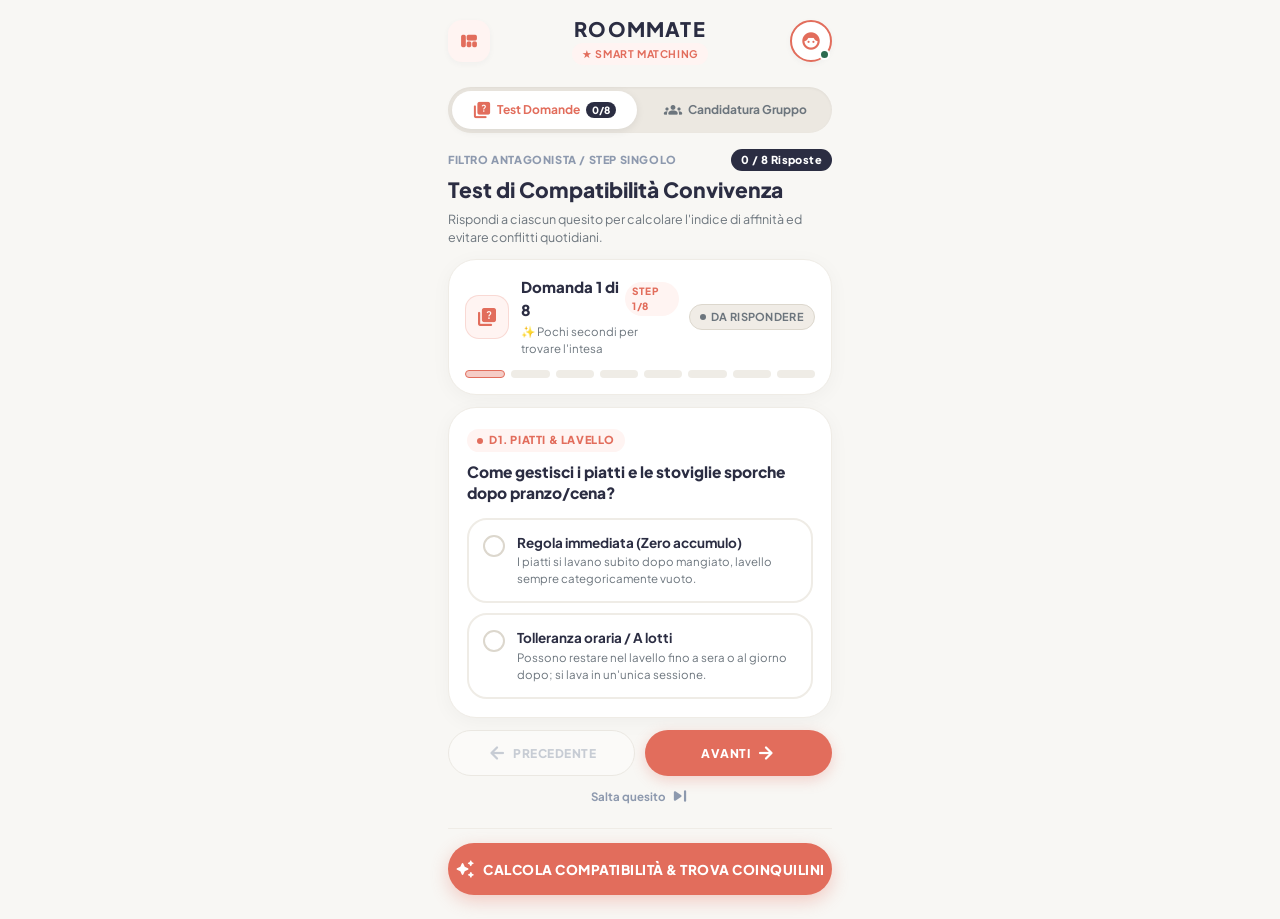
<file: index.html>
<!DOCTYPE html>
<html lang="it">

<head>
  <meta charset="UTF-8">
  <meta name="viewport" content="width=device-width, initial-scale=1.0">
  <title> Roommate — Smart Matching </title>

  <!-- Google Fonts: Plus Jakarta Sans (Tipografia moderna) e Material Symbols Rounded (Icone) -->
  <link rel="preconnect" href="https://fonts.googleapis.com">
  <link rel="preconnect" href="https://fonts.gstatic.com" crossorigin>
  <link href="https://fonts.googleapis.com/css2?family=Plus+Jakarta+Sans:wght@400;500;600;700;800&display=swap"
    rel="stylesheet">
  <link
    href="https://fonts.googleapis.com/css2?family=Material+Symbols+Rounded:opsz,wght,FILL,GRAD@20..48,100..700,0..1,-50..200"
    rel="stylesheet">

  <!-- Foglio di Stile Esterno -->
  <link rel="stylesheet" href="style.css">
</head>

<body>

  <!-- ==========================================================================
       === STRUTTURA HTML DELL'APPLICAZIONE (MOBILE-FIRST) ===
       ========================================================================== -->
  <main class="app-viewport">

    <!-- === HEADER SUPERIORE === -->
    <header class="main-header">
      <button type="button" class="header-icon-btn" aria-label="Menu"
        onclick="triggerToast('✨ Hai aperto le impostazioni rapide')">
        <span class="material-symbols-rounded">view_quilt</span>
      </button>

      <div class="header-brand">
        <h1 class="brand-title">Roommate</h1>
        <span class="brand-badge">★ SMART MATCHING</span>
      </div>

      <div class="header-avatar" role="button" aria-label="Profilo Utente"
        onclick="triggerToast('👤 Sei connesso come Utente Verificato')">
        <span class="material-symbols-rounded">face_6</span>
        <span class="avatar-status-dot" title="Online"></span>
      </div>
    </header>

    <!-- === BARRA DI NAVIGAZIONE A 2 SCHEDE (TEST DOMANDE PRIMA, CANDIDATURA DOPO) === -->
    <nav class="tab-nav" aria-label="Navigazione Schede">
      <button type="button" class="tab-btn active" id="tab-btn-quiz" onclick="switchTab('quiz')">
        <span class="material-symbols-rounded">quiz</span>
        <span>Test Domande</span>
        <span class="tab-badge" id="tab-quiz-badge">0/8</span>
      </button>
      <button type="button" class="tab-btn" id="tab-btn-group" onclick="switchTab('group')">
        <span class="material-symbols-rounded">groups</span>
        <span>Candidatura Gruppo</span>
      </button>
    </nav>

    <!-- ==========================================================================
         === SCHEDA 1: TEST DI COMPATIBILITÀ (DOMANDE & RISPOSTE) ===
         ========================================================================== -->
    <section class="tab-content active" id="tab-content-quiz">

      <!-- Intestazione del Test -->
      <div class="quiz-header">
        <div class="quiz-meta-row">
          <span class="section-label" style="margin: 0;">FILTRO ANTAGONISTA / STEP SINGOLO</span>
          <span class="quiz-counter-pill" id="answered-counter-pill">0 / 8 Risposte</span>
        </div>
        <h2 class="quiz-title">Test di Compatibilità Convivenza</h2>
        <p class="card-description">
          Rispondi a ciascun quesito per calcolare l'indice di affinità ed evitare conflitti quotidiani.
        </p>
      </div>

      <!-- Stepper e Barra di Avanzamento a 8 Tacche -->
      <div class="stepper-info-card">
        <div class="stepper-top">
          <div class="stepper-left">
            <div class="stepper-icon-box">
              <span class="material-symbols-rounded">quiz</span>
            </div>
            <div class="stepper-labels">
              <div class="stepper-title-row">
                <span class="stepper-current-label" id="stepper-question-title">Domanda 1 di 8</span>
                <span class="stepper-step-pill" id="stepper-step-pill">STEP 1/8</span>
              </div>
              <span class="stepper-subtext">✨ Pochi secondi per trovare l'intesa</span>
            </div>
          </div>
          <div class="stepper-status-badge pending" id="stepper-status-badge">
            <span class="dot" style="width:6px; height:6px; border-radius:50%; background:currentColor;"></span>
            <span id="stepper-status-text">DA RISPONDERE</span>
          </div>
        </div>

        <!-- Le 8 tacche cliccabili -->
        <div class="stepper-segments-bar" id="segments-bar">
          <div class="segment-bar active" onclick="jumpToStep(1)" title="Domanda 1"></div>
          <div class="segment-bar" onclick="jumpToStep(2)" title="Domanda 2"></div>
          <div class="segment-bar" onclick="jumpToStep(3)" title="Domanda 3"></div>
          <div class="segment-bar" onclick="jumpToStep(4)" title="Domanda 4"></div>
          <div class="segment-bar" onclick="jumpToStep(5)" title="Domanda 5"></div>
          <div class="segment-bar" onclick="jumpToStep(6)" title="Domanda 6"></div>
          <div class="segment-bar" onclick="jumpToStep(7)" title="Domanda 7"></div>
          <div class="segment-bar" onclick="jumpToStep(8)" title="Domanda 8"></div>
        </div>
      </div>

      <!-- === CONTENITORE DELLE 8 DOMANDE (UNA VISIBILE ALLA VOLTA) === -->
      <div id="questions-container">

        <!-- DOMANDA 1: Piatti & Lavello -->
        <div class="question-card active" data-q="1">
          <div class="question-badge">
            <span class="dot"></span>
            <span>D1. Piatti &amp; Lavello</span>
          </div>
          <h3 class="question-prompt">Come gestisci i piatti e le stoviglie sporche dopo pranzo/cena?</h3>
          <div class="options-group">
            <label class="option-card" onclick="selectAnswer(1, 'A', this)">
              <input type="radio" name="q1" value="A" class="semantic-radio">
              <div class="radio-circle"><span class="radio-dot"></span></div>
              <div class="option-text-wrapper">
                <span class="option-headline">Regola immediata (Zero accumulo)</span>
                <span class="option-subtext">I piatti si lavano subito dopo mangiato, lavello sempre categoricamente
                  vuoto.</span>
              </div>
            </label>
            <label class="option-card" onclick="selectAnswer(1, 'B', this)">
              <input type="radio" name="q1" value="B" class="semantic-radio">
              <div class="radio-circle"><span class="radio-dot"></span></div>
              <div class="option-text-wrapper">
                <span class="option-headline">Tolleranza oraria / A lotti</span>
                <span class="option-subtext">Possono restare nel lavello fino a sera o al giorno dopo; si lava in
                  un'unica sessione.</span>
              </div>
            </label>
          </div>
        </div>

        <!-- DOMANDA 2: Ritmi Notturni -->
        <div class="question-card" data-q="2">
          <div class="question-badge">
            <span class="dot"></span>
            <span>D2. Orari e Ritmi Notturni</span>
          </div>
          <h3 class="question-prompt">Qual è il tuo cronotipo naturale durante la settimana?</h3>
          <div class="options-group">
            <label class="option-card" onclick="selectAnswer(2, 'A', this)">
              <input type="radio" name="q2" value="A" class="semantic-radio">
              <div class="radio-circle"><span class="radio-dot"></span></div>
              <div class="option-text-wrapper">
                <span class="option-headline">Early Bird / Mattiniero</span>
                <span class="option-subtext">A letto entro le 23:30, silenzio rigoroso la mattina presto per sveglia
                  anticipata.</span>
              </div>
            </label>
            <label class="option-card" onclick="selectAnswer(2, 'B', this)">
              <input type="radio" name="q2" value="B" class="semantic-radio">
              <div class="radio-circle"><span class="radio-dot"></span></div>
              <div class="option-text-wrapper">
                <span class="option-headline">Night Owl / Nottambulo</span>
                <span class="option-subtext">Vita serale attiva, cena tardi, studio/lavoro fino a notte fonda con orari
                  flessibili.</span>
              </div>
            </label>
          </div>
        </div>

        <!-- DOMANDA 3: Ospiti & Feste -->
        <div class="question-card" data-q="3">
          <div class="question-badge">
            <span class="dot"></span>
            <span>D3. Ospiti e Feste a Casa</span>
          </div>
          <h3 class="question-prompt">Che tipo di apertura sociale pretendi per gli spazi comuni?</h3>
          <div class="options-group">
            <label class="option-card" onclick="selectAnswer(3, 'A', this)">
              <input type="radio" name="q3" value="A" class="semantic-radio">
              <div class="radio-circle"><span class="radio-dot"></span></div>
              <div class="option-text-wrapper">
                <span class="option-headline">Santuario Protetto</span>
                <span class="option-subtext">La casa è solo per riposare: ospiti esterni previo consenso unanime e zero
                  feste.</span>
              </div>
            </label>
            <label class="option-card" onclick="selectAnswer(3, 'B', this)">
              <input type="radio" name="q3" value="B" class="semantic-radio">
              <div class="radio-circle"><span class="radio-dot"></span></div>
              <div class="option-text-wrapper">
                <span class="option-headline">Open House Conviviale</span>
                <span class="option-subtext">Amici, cene spontanee, musica e frequenti ritrovi anche
                  infrasettimanali.</span>
              </div>
            </label>
          </div>
        </div>

        <!-- DOMANDA 4: Pulizie e Turni -->
        <div class="question-card" data-q="4">
          <div class="question-badge">
            <span class="dot"></span>
            <span>D4. Pulizie e Turni</span>
          </div>
          <h3 class="question-prompt">Metodologia per la pulizia di bagno, cucina e pavimenti:</h3>
          <div class="options-group">
            <label class="option-card" onclick="selectAnswer(4, 'A', this)">
              <input type="radio" name="q4" value="A" class="semantic-radio">
              <div class="radio-circle"><span class="radio-dot"></span></div>
              <div class="option-text-wrapper">
                <span class="option-headline">Tabellone e Turni Rigidi</span>
                <span class="option-subtext">Ruoli settimanali scritti, orari stabiliti e verifica rigorosa di
                  adempimento.</span>
              </div>
            </label>
            <label class="option-card" onclick="selectAnswer(4, 'B', this)">
              <input type="radio" name="q4" value="B" class="semantic-radio">
              <div class="radio-circle"><span class="radio-dot"></span></div>
              <div class="option-text-wrapper">
                <span class="option-headline">Buon Senso &amp; Flessibilità</span>
                <span class="option-subtext">Ci si regola a vista quando si nota sporco o polvere, senza calendari
                  forzati.</span>
              </div>
            </label>
          </div>
        </div>

        <!-- DOMANDA 5: Spesa e Condivisione -->
        <div class="question-card" data-q="5">
          <div class="question-badge">
            <span class="dot"></span>
            <span>D5. Spesa e Condivisione</span>
          </div>
          <h3 class="question-prompt">Organizzazione del frigorifero e degli alimenti:</h3>
          <div class="options-group">
            <label class="option-card" onclick="selectAnswer(5, 'A', this)">
              <input type="radio" name="q5" value="A" class="semantic-radio">
              <div class="radio-circle"><span class="radio-dot"></span></div>
              <div class="option-text-wrapper">
                <span class="option-headline">Separazione Totale</span>
                <span class="option-subtext">Ciascuno ha la propria mensola contrassegnata; zero condivisione cibo né
                  spezie.</span>
              </div>
            </label>
            <label class="option-card" onclick="selectAnswer(5, 'B', this)">
              <input type="radio" name="q5" value="B" class="semantic-radio">
              <div class="radio-circle"><span class="radio-dot"></span></div>
              <div class="option-text-wrapper">
                <span class="option-headline">Dispensa Condivisa &amp; Cene Comuni</span>
                <span class="option-subtext">Cassa comune per olio, sale, pasta, colazione e piatti cucinati
                  collettivamente.</span>
              </div>
            </label>
          </div>
        </div>

        <!-- DOMANDA 6: Studio / Lavoro -->
        <div class="question-card" data-q="6">
          <div class="question-badge">
            <span class="dot"></span>
            <span>D6. Studio / Lavoro da Casa</span>
          </div>
          <h3 class="question-prompt">Qual è l'atmosfera richiesta durante le ore diurne feriali?</h3>
          <div class="options-group">
            <label class="option-card" onclick="selectAnswer(6, 'A', this)">
              <input type="radio" name="q6" value="A" class="semantic-radio">
              <div class="radio-circle"><span class="radio-dot"></span></div>
              <div class="option-text-wrapper">
                <span class="option-headline">Silenzio Studio / Call Focus</span>
                <span class="option-subtext">Massimo isolamento per sessioni esami o smart working intensivo senza
                  distrazioni.</span>
              </div>
            </label>
            <label class="option-card" onclick="selectAnswer(6, 'B', this)">
              <input type="radio" name="q6" value="B" class="semantic-radio">
              <div class="radio-circle"><span class="radio-dot"></span></div>
              <div class="option-text-wrapper">
                <span class="option-headline">Ambiente Vivo &amp; Informale</span>
                <span class="option-subtext">Musica leggera, pause caffè condivise e libertà di movimento nelle aree
                  comuni.</span>
              </div>
            </label>
          </div>
        </div>

        <!-- DOMANDA 7: Riscaldamento & Clima -->
        <div class="question-card" data-q="7">
          <div class="question-badge">
            <span class="dot"></span>
            <span>D7. Riscaldamento &amp; Clima</span>
          </div>
          <h3 class="question-prompt">Come deve essere impostato il termostato per bollette e temperatura?</h3>
          <div class="options-group">
            <label class="option-card" onclick="selectAnswer(7, 'A', this)">
              <input type="radio" name="q7" value="A" class="semantic-radio">
              <div class="radio-circle"><span class="radio-dot"></span></div>
              <div class="option-text-wrapper">
                <span class="option-headline">Eco / Risparmio Bolletta</span>
                <span class="option-subtext">Maglione caldo in casa, riscaldamento a 19°C max per evitare spese
                  folli.</span>
              </div>
            </label>
            <label class="option-card" onclick="selectAnswer(7, 'B', this)">
              <input type="radio" name="q7" value="B" class="semantic-radio">
              <div class="radio-circle"><span class="radio-dot"></span></div>
              <div class="option-text-wrapper">
                <span class="option-headline">Massimo Comfort Termico</span>
                <span class="option-subtext">Caldo pieno d'inverno (21°C+) e aria condizionata d'estate; il benessere
                  viene prima.</span>
              </div>
            </label>
          </div>
        </div>

        <!-- DOMANDA 8: Partner & Weekend -->
        <div class="question-card" data-q="8">
          <div class="question-badge">
            <span class="dot"></span>
            <span>D8. Partner &amp; Weekend</span>
          </div>
          <h3 class="question-prompt">Frequenza ammessa per fidanzati/e e partner in casa:</h3>
          <div class="options-group">
            <label class="option-card" onclick="selectAnswer(8, 'A', this)">
              <input type="radio" name="q8" value="A" class="semantic-radio">
              <div class="radio-circle"><span class="radio-dot"></span></div>
              <div class="option-text-wrapper">
                <span class="option-headline">Limite Presenza Chiaro (Max 1-2 notti)</span>
                <span class="option-subtext">Il partner non deve trasformarsi in un coinquilino occulto non
                  pagante.</span>
              </div>
            </label>
            <label class="option-card" onclick="selectAnswer(8, 'B', this)">
              <input type="radio" name="q8" value="B" class="semantic-radio">
              <div class="radio-circle"><span class="radio-dot"></span></div>
              <div class="option-text-wrapper">
                <span class="option-headline">Porte Aperte Senza Limiti</span>
                <span class="option-subtext">Partner benvenuti anche per soggiorni continuativi come inquilini
                  aggiunti.</span>
              </div>
            </label>
          </div>
        </div>

        <!-- SCHEDA DI COMPLETAMENTO QUIZ -->
        <div class="completion-card" id="completion-card">
          <div class="completion-icon-wrapper">
            <span class="material-symbols-rounded">done_all</span>
          </div>
          <h3 class="completion-title">🎉 Test Ultimato!</h3>
          <p class="completion-body" id="completion-summary-text">
            Hai risposto con successo a tutte le domande chiave di compatibilità.
          </p>
          <div class="completion-actions">
            <button type="button" class="btn-nav-prev" onclick="jumpToStep(1)">Rivedi Test</button>
            <button type="button" class="btn-nav-next" onclick="calculateCompatibility()">Calcola Ora</button>
          </div>
        </div>

      </div>

      <!-- Controlli di Navigazione Step-by-Step -->
      <div class="wizard-nav-panel" id="wizard-navigation-panel">
        <div class="nav-buttons-row">
          <button type="button" class="btn-nav-prev" id="btn-prev" onclick="changeStep(-1)" disabled>
            <span class="material-symbols-rounded">arrow_back</span>
            <span>PRECEDENTE</span>
          </button>
          <button type="button" class="btn-nav-next" id="btn-next" onclick="changeStep(1)">
            <span id="btn-next-label">AVANTI</span>
            <span class="material-symbols-rounded">arrow_forward</span>
          </button>
        </div>
        <div class="skip-btn-wrapper">
          <button type="button" class="btn-skip" onclick="skipQuestion()">
            <span>Salta quesito</span>
            <span class="material-symbols-rounded">skip_next</span>
          </button>
        </div>
      </div>

    </section>

    <!-- ==========================================================================
         === SCHEDA 2: CANDIDATURA DI GRUPPO ===
         ========================================================================== -->
    <section class="tab-content" id="tab-content-group">

      <!-- Card Principale "Forma un Gruppo Solido" -->
      <div class="group-hero-card">
        <div class="card-top-row">
          <div class="badge-primary">
            <span class="material-symbols-rounded">groups</span>
            <span>CANDIDATURA DI GRUPPO</span>
          </div>
          <div class="badge-secondary">
            <span class="dot"></span>
            <span>Popolare</span>
          </div>
        </div>

        <h2 class="card-title">🤝 Forma un Gruppo Solido Prima di Cercare Casa</h2>
        <p class="card-description">
          Trova 2, 3 o 4 persone affini e presentatevi uniti e strutturati ai proprietari immobiliari per moltiplicare
          le chance di selezione contrattuale.
        </p>

        <!-- Selettore della dimensione del gruppo -->
        <span class="section-label">DIMENSIONE OBIETTIVO GRUPPO:</span>
        <div class="group-size-grid" role="radiogroup" aria-label="Dimensione obiettivo gruppo">
          <button type="button" class="size-option-btn active" onclick="setGroupSize(2, this)">2 Persone</button>
          <button type="button" class="size-option-btn" onclick="setGroupSize(3, this)">3 Persone</button>
          <button type="button" class="size-option-btn" onclick="setGroupSize(4, this)">4 Persone</button>
        </div>

        <!-- Slot di composizione del gruppo -->
        <div class="slots-row">
          <span class="section-label" style="margin: 0;">COMPOSIZIONE SLOT GRUPPO:</span>
          <div class="slots-container" id="slots-preview-container">
            <div class="slot-avatar user-slot" title="Il tuo profilo">TU</div>
            <div class="slot-avatar empty-slot" title="Aggiungi coinquilino" onclick="openInviteModal()">
              <span class="material-symbols-rounded">add</span>
            </div>
          </div>
        </div>

        <!-- Pulsante di attivazione gruppo -->
        <button type="button" class="btn-primary-action" onclick="activateGroupMode()">
          <span class="material-symbols-rounded">group_add</span>
          <span>ATTIVA MODALITÀ GRUPPO / UNISCITI</span>
        </button>
      </div>

      <!-- Card Informativa Vantaggi -->
      <div class="perks-card">
        <h3 class="card-title" style="font-size: 14.5px;">⭐ Perché candidarsi in gruppo?</h3>
        <ul class="perks-list">
          <li class="perk-item">
            <span class="material-symbols-rounded">verified</span>
            <span>-40% tempo medio di risposta dai proprietari</span>
          </li>
          <li class="perk-item">
            <span class="material-symbols-rounded">home</span>
            <span>Accesso a interi appartamenti a canone più conveniente</span>
          </li>
          <li class="perk-item">
            <span class="material-symbols-rounded">shield_person</span>
            <span>Zero sorprese su pulizie, feste e abitudini di vita</span>
          </li>
        </ul>
      </div>
    </section>

    <!-- === FOOTER FISSO / CTA MASTER BOTTOM === -->
    <footer class="master-footer">
      <button type="button" class="btn-master-calculate" onclick="calculateCompatibility()">
        <span class="material-symbols-rounded">auto_awesome</span>
        <span>CALCOLA COMPATIBILITÀ &amp; TROVA COINQUILINI</span>
      </button>
    </footer>

  </main>

  <!-- ==========================================================================
       === MODALI POPUP & TOAST NOTIFICA ===
       ========================================================================== -->
  <!-- Toast Notifica Mobile -->
  <div class="toast-popup" id="toast-popup" role="status" aria-live="polite">
    <span class="material-symbols-rounded" id="toast-icon">check_circle</span>
    <span id="toast-message">Messaggio notifica</span>
  </div>

  <!-- Finestra Modale: Risultato del Calcolo di Compatibilità -->
  <div class="modal-backdrop" id="modal-result" onclick="closeModalOnBackdrop(event, 'modal-result')">
    <div class="modal-sheet">
      <button type="button" class="modal-close-btn" onclick="closeModal('modal-result')" aria-label="Chiudi finestra">
        <span class="material-symbols-rounded">close</span>
      </button>
      <div class="modal-score-badge">94%</div>
      <h3 class="card-title" style="font-size: 18px;">🔥 Altissima Compatibilità!</h3>
      <p class="card-description" style="margin-top: 4px;">
        Il tuo profilo di convivenza è bilanciato ed empatico. I proprietari amano i candidati con regole chiare!
      </p>

      <div class="modal-features-box" id="result-summary-box">
        <div>✨ <strong>Dimensione gruppo:</strong> <span id="summary-group-size">2 Persone</span></div>
        <div>🍽️ <strong>Gestione cucina:</strong> Sincronizzata</div>
        <div>🌙 <strong>Ritmo serale:</strong> Compatibile al 100%</div>
      </div>

      <button type="button" class="modal-btn primary" onclick="shareGroupProfile()">
        📤 Condividi Scheda con i Proprietari
      </button>
      <button type="button" class="modal-btn secondary" onclick="closeModal('modal-result')">
        Chiudi Anteprima
      </button>
    </div>
  </div>

  <!-- Finestra Modale: Invito Coinquilino nello Slot -->
  <div class="modal-backdrop" id="modal-invite" onclick="closeModalOnBackdrop(event, 'modal-invite')">
    <div class="modal-sheet">
      <button type="button" class="modal-close-btn" onclick="closeModal('modal-invite')" aria-label="Chiudi finestra">
        <span class="material-symbols-rounded">close</span>
      </button>
      <span class="material-symbols-rounded"
        style="font-size: 44px; color: var(--color-primary); margin-bottom: 6px;">person_add</span>
      <h3 class="card-title" style="font-size: 17px;">Invita un Coinquilino</h3>
      <p class="card-description">
        Invia questo link al tuo futuro compagno di stanza per aggregarlo al gruppo prima di candidarvi:
      </p>

      <input type="text" class="invite-input-field" readonly value="rommate.app/group/team-8492" id="invite-link-field">

      <button type="button" class="modal-btn primary" onclick="copyInviteLink()">
        📋 Copia Link di Invito
      </button>
      <button type="button" class="modal-btn secondary" onclick="closeModal('modal-invite')">
        Annulla
      </button>
    </div>
  </div>

  <!-- Collegamento allo script JavaScript esterno prima della chiusura del body -->
  <script src="script.js"></script>
</body>

</html>
</file>
<file: style.css>
/* ==========================================================================
   === 1. VARIABILI CSS E RESET BASE ===
   Definiamo i colori, i caratteri e le spaziature riutilizzabili nell'app.
   ========================================================================== */
:root {
  /* Tavolozza Colori dal Design System Roommate */
  --color-bg: #F8F7F4;               /* Sfondo lino caldo accogliente */
  --color-surface: #FFFFFF;          /* Bianco puro per schede e card */
  --color-surface-soft: #F4F1EB;     /* Grigio caldo per sfondi secondari */
  --color-primary: #E26D5C;          /* Corallo terracotta vivace (azione principale) */
  --color-primary-hover: #D25847;    /* Corallo scuro al tocco/hover */
  --color-primary-light: #FFF4F2;    /* Tinta corallo soffice per badge e sfondi attivi */
  --color-secondary: #2D6A4F;        /* Verde bosco per accordo e stati online */
  --color-secondary-light: #E3EFE9;  /* Menta chiaro per pillole positive */
  --color-text-main: #2B2D42;        /* Testo scuro principale ad alto contrasto */
  --color-text-muted: #6C757D;       /* Testo descrittivo grigio neutro */
  --color-text-light: #8D99AE;       /* Etichette chiare e placeholder */
  --color-border: #EFECE6;           /* Bordatura morbida per le card */
  --color-border-input: #DCD7CD;     /* Bordo per i selettori radio a riposo */

  /* Tipografia */
  --font-family: 'Plus Jakarta Sans', -apple-system, BlinkMacSystemFont, sans-serif;

  /* Raggi di Curvatura (Bordi Arrotondati) */
  --radius-sm: 8px;
  --radius-md: 14px;
  --radius-lg: 20px;
  --radius-xl: 28px;
  --radius-full: 9999px;

  /* Ombreggiature Morbide */
  --shadow-sm: 0 2px 6px rgba(43, 45, 66, 0.04);
  --shadow-card: 0 4px 20px rgba(0, 0, 0, 0.04);
  --shadow-primary: 0 6px 18px rgba(226, 109, 92, 0.32);
  --shadow-modal: 0 12px 36px rgba(43, 45, 66, 0.18);

  /* Transizioni */
  --transition-fast: 0.2s cubic-bezier(0.4, 0, 0.2, 1);
  --transition-normal: 0.3s cubic-bezier(0.4, 0, 0.2, 1);
}

/* Reset Base per coerenza su tutti i browser */
*, *::before, *::after {
  box-sizing: border-box;
  margin: 0;
  padding: 0;
}

body {
  font-family: var(--font-family);
  background-color: var(--color-bg);
  color: var(--color-text-main);
  line-height: 1.5;
  display: flex;
  justify-content: center;
  min-height: 100vh;
  -webkit-font-smoothing: antialiased;
  -moz-osx-font-smoothing: grayscale;
}

button {
  font-family: inherit;
  border: none;
  background: none;
  cursor: pointer;
}

/* Stile per le icone Google Material Symbols */
.material-symbols-rounded {
  font-size: 20px;
  line-height: 1;
  display: inline-block;
  vertical-align: middle;
  font-variation-settings: 'FILL' 1, 'wght' 600, 'GRAD' 0, 'opsz' 24;
}

/* ==========================================================================
   === 2. CONTENITORE APPLICAZIONE (LAYOUT MOBILE-FIRST) ===
   Mantiene la vista a 420px max centrata sullo schermo come un vero smartphone.
   ========================================================================== */
.app-viewport {
  width: 100%;
  max-width: 420px;
  min-height: 100vh;
  display: flex;
  flex-direction: column;
  padding: 14px 18px 24px 18px;
  position: relative;
}

/* ==========================================================================
   === 3. HEADER SUPERIORE ===
   Logo "Roommate", badge Smart Matching e avatar utente con indicatore online.
   ========================================================================== */
.main-header {
  display: flex;
  align-items: center;
  justify-content: space-between;
  padding-bottom: 12px;
  padding-top: 4px;
}

.header-icon-btn {
  width: 42px;
  height: 42px;
  border-radius: var(--radius-md);
  background-color: var(--color-primary-light);
  color: var(--color-primary);
  display: flex;
  align-items: center;
  justify-content: center;
  box-shadow: var(--shadow-sm);
  transition: transform var(--transition-fast);
}
.header-icon-btn:active {
  transform: scale(0.95);
}

.header-brand {
  display: flex;
  flex-direction: column;
  align-items: center;
  text-align: center;
}

.brand-title {
  font-size: 20px;
  font-weight: 800;
  letter-spacing: 1.2px;
  color: var(--color-text-main);
  text-transform: uppercase;
  line-height: 1.1;
}

.brand-badge {
  font-size: 10.5px;
  font-weight: 700;
  color: var(--color-primary);
  background-color: var(--color-primary-light);
  padding: 3px 10px;
  border-radius: var(--radius-full);
  margin-top: 3px;
  letter-spacing: 0.6px;
}

.header-avatar {
  position: relative;
  width: 42px;
  height: 42px;
  border-radius: var(--radius-full);
  background-color: var(--color-surface);
  border: 2px solid var(--color-primary);
  display: flex;
  align-items: center;
  justify-content: center;
  color: var(--color-primary);
  box-shadow: var(--shadow-sm);
  cursor: pointer;
  transition: transform var(--transition-fast);
}
.header-avatar:active {
  transform: scale(0.95);
}

.avatar-status-dot {
  position: absolute;
  bottom: 0;
  right: 0;
  width: 11px;
  height: 11px;
  background-color: var(--color-secondary);
  border: 2px solid var(--color-surface);
  border-radius: var(--radius-full);
}

/* ==========================================================================
   === 4. BARRA DI NAVIGAZIONE SCHEDE (TABS FLUIDE) ===
   Permette di passare con un tocco tra "Candidatura Gruppo" e "Test Domande".
   ========================================================================== */
.tab-nav {
  display: grid;
  grid-template-columns: 1fr 1fr;
  gap: 6px;
  background-color: #ECE8E1;
  padding: 4px;
  border-radius: var(--radius-full);
  margin-top: 10px;
  margin-bottom: 16px;
  box-shadow: inset 0 1px 3px rgba(0, 0, 0, 0.05);
}

.tab-btn {
  display: flex;
  align-items: center;
  justify-content: center;
  gap: 6px;
  padding: 10px 12px;
  border-radius: var(--radius-full);
  font-size: 12px;
  font-weight: 700;
  color: var(--color-text-muted);
  transition: all var(--transition-normal);
  user-select: none;
}

.tab-btn .material-symbols-rounded {
  font-size: 18px;
}

.tab-btn.active {
  background-color: var(--color-surface);
  color: var(--color-primary);
  box-shadow: 0 2px 8px rgba(0, 0, 0, 0.08);
}

.tab-badge {
  background-color: var(--color-text-main);
  color: #FFFFFF;
  font-size: 10px;
  font-weight: 800;
  padding: 2px 6px;
  border-radius: var(--radius-full);
}

/* Animazione di comparsa morbida delle schede */
.tab-content {
  display: none;
  animation: fadeIn var(--transition-normal);
}

.tab-content.active {
  display: block;
}

@keyframes fadeIn {
  from { opacity: 0; transform: translateY(6px); }
  to { opacity: 1; transform: translateY(0); }
}

/* ==========================================================================
   === 5. COMPONENTI SCHEDA 1: CANDIDATURA DI GRUPPO ===
   Card principale, selettore a pillola 2/3/4 persone, slot dinamici e vantaggi.
   ========================================================================== */
.group-hero-card {
  background-color: var(--color-surface);
  border: 1px solid var(--color-border);
  border-radius: var(--radius-xl);
  padding: 20px;
  box-shadow: var(--shadow-card);
  position: relative;
  overflow: hidden;
}

/* Glow caldo decorativo sullo sfondo */
.group-hero-card::after {
  content: '';
  position: absolute;
  right: -25px;
  bottom: -25px;
  width: 110px;
  height: 110px;
  background: rgba(226, 109, 92, 0.06);
  border-radius: var(--radius-full);
  filter: blur(20px);
  pointer-events: none;
}

.card-top-row {
  display: flex;
  align-items: center;
  justify-content: space-between;
  margin-bottom: 10px;
}

.badge-primary {
  display: inline-flex;
  align-items: center;
  gap: 5px;
  background-color: var(--color-primary-light);
  color: var(--color-primary);
  font-size: 11px;
  font-weight: 800;
  text-transform: uppercase;
  letter-spacing: 0.5px;
  padding: 4px 10px;
  border-radius: var(--radius-full);
}
.badge-primary .material-symbols-rounded {
  font-size: 15px;
}

.badge-secondary {
  display: inline-flex;
  align-items: center;
  gap: 5px;
  background-color: var(--color-secondary-light);
  color: var(--color-secondary);
  font-size: 11px;
  font-weight: 700;
  padding: 3px 10px;
  border-radius: var(--radius-full);
}
.badge-secondary .dot {
  width: 6px;
  height: 6px;
  border-radius: var(--radius-full);
  background-color: var(--color-secondary);
}

.card-title {
  font-size: 16.5px;
  font-weight: 800;
  color: var(--color-text-main);
  line-height: 1.35;
  margin-top: 4px;
}

.card-description {
  font-size: 12.5px;
  color: var(--color-text-muted);
  line-height: 1.5;
  margin-top: 6px;
}

.section-label {
  font-size: 11px;
  font-weight: 800;
  color: var(--color-text-light);
  text-transform: uppercase;
  letter-spacing: 0.6px;
  display: block;
  margin-top: 16px;
  margin-bottom: 8px;
}

/* Selettore Dimensione Gruppo (2, 3 o 4 persone) */
.group-size-grid {
  display: grid;
  grid-template-columns: repeat(3, 1fr);
  gap: 8px;
  background-color: var(--color-bg);
  padding: 5px;
  border-radius: var(--radius-lg);
  border: 1px solid var(--color-border);
}

.size-option-btn {
  height: 42px;
  border-radius: var(--radius-md);
  font-size: 12.5px;
  font-weight: 700;
  color: #555B6E;
  background-color: var(--color-surface);
  border: 1px solid var(--color-border);
  display: flex;
  align-items: center;
  justify-content: center;
  transition: all var(--transition-fast);
}
.size-option-btn:hover {
  background-color: #FFF9F8;
}
.size-option-btn.active {
  background-color: var(--color-primary);
  color: #FFFFFF;
  border-color: var(--color-primary);
  box-shadow: 0 2px 8px rgba(226, 109, 92, 0.28);
}

/* Riga Anteprima Slot Gruppo */
.slots-row {
  display: flex;
  align-items: center;
  justify-content: space-between;
  margin-top: 16px;
  padding-top: 14px;
  border-top: 1px solid var(--color-border);
}

.slots-container {
  display: flex;
  align-items: center;
  gap: 8px;
}

.slot-avatar {
  width: 36px;
  height: 36px;
  border-radius: var(--radius-full);
  display: flex;
  align-items: center;
  justify-content: center;
  font-size: 11px;
  font-weight: 800;
  transition: transform var(--transition-fast);
}
.slot-avatar.user-slot {
  background-color: var(--color-primary);
  color: #FFFFFF;
  box-shadow: 0 2px 6px rgba(226, 109, 92, 0.3);
}
.slot-avatar.empty-slot {
  background-color: var(--color-primary-light);
  border: 2px dashed rgba(226, 109, 92, 0.45);
  color: var(--color-primary);
  cursor: pointer;
}
.slot-avatar.empty-slot:hover {
  transform: scale(1.08);
  border-color: var(--color-primary);
}

/* Pulsante Primario Corallo con Glow */
.btn-primary-action {
  width: 100%;
  height: 48px;
  border-radius: var(--radius-full);
  background-color: var(--color-primary);
  color: #FFFFFF;
  font-size: 13px;
  font-weight: 800;
  letter-spacing: 0.4px;
  display: flex;
  align-items: center;
  justify-content: center;
  gap: 8px;
  margin-top: 18px;
  box-shadow: var(--shadow-primary);
  transition: all var(--transition-fast);
}
.btn-primary-action:hover {
  background-color: var(--color-primary-hover);
}
.btn-primary-action:active {
  transform: scale(0.98);
}

/* Card Vantaggi Gruppo */
.perks-card {
  background-color: var(--color-surface);
  border: 1px solid var(--color-border);
  border-radius: var(--radius-xl);
  padding: 16px 18px;
  margin-top: 14px;
  box-shadow: var(--shadow-card);
}

.perks-list {
  list-style: none;
  display: flex;
  flex-direction: column;
  gap: 10px;
  margin-top: 10px;
}

.perk-item {
  display: flex;
  align-items: center;
  gap: 10px;
  font-size: 12.5px;
  color: var(--color-text-main);
  font-weight: 600;
}
.perk-item .material-symbols-rounded {
  color: var(--color-secondary);
  font-size: 18px;
}

/* ==========================================================================
   === 6. COMPONENTI SCHEDA 2: TEST DI COMPATIBILITÀ ===
   Contatore risposte, stepper a 8 segmenti, card domande A/B e navigazione.
   ========================================================================== */
.quiz-header {
  margin-bottom: 12px;
}

.quiz-meta-row {
  display: flex;
  align-items: center;
  justify-content: space-between;
  margin-bottom: 6px;
}

.quiz-title {
  font-size: 21px;
  font-weight: 800;
  color: var(--color-text-main);
  line-height: 1.25;
}

.quiz-counter-pill {
  background-color: var(--color-text-main);
  color: #FFFFFF;
  font-size: 11px;
  font-weight: 800;
  padding: 3px 10px;
  border-radius: var(--radius-full);
  letter-spacing: 0.4px;
}

/* Stepper & Barra di Avanzamento a 8 Tacche */
.stepper-info-card {
  background-color: var(--color-surface);
  border: 1px solid var(--color-border);
  border-radius: var(--radius-xl);
  padding: 16px;
  box-shadow: var(--shadow-card);
  margin-bottom: 12px;
}

.stepper-top {
  display: flex;
  align-items: center;
  justify-content: space-between;
  gap: 10px;
  margin-bottom: 12px;
}

.stepper-left {
  display: flex;
  align-items: center;
  gap: 12px;
}

.stepper-icon-box {
  width: 44px;
  height: 44px;
  border-radius: var(--radius-md);
  background-color: var(--color-primary-light);
  border: 1px solid rgba(226, 109, 92, 0.2);
  display: flex;
  align-items: center;
  justify-content: center;
  color: var(--color-primary);
  flex-shrink: 0;
}

.stepper-labels {
  display: flex;
  flex-direction: column;
}

.stepper-title-row {
  display: flex;
  align-items: center;
  gap: 6px;
}

.stepper-current-label {
  font-size: 15px;
  font-weight: 800;
  color: var(--color-text-main);
}

.stepper-step-pill {
  font-size: 10px;
  font-weight: 800;
  background-color: var(--color-primary-light);
  color: var(--color-primary);
  padding: 2px 7px;
  border-radius: var(--radius-full);
  letter-spacing: 0.5px;
}

.stepper-subtext {
  font-size: 11.5px;
  color: var(--color-text-muted);
  margin-top: 2px;
}

.stepper-status-badge {
  font-size: 11px;
  font-weight: 700;
  padding: 4px 10px;
  border-radius: var(--radius-full);
  display: flex;
  align-items: center;
  gap: 5px;
  flex-shrink: 0;
  letter-spacing: 0.3px;
}
.stepper-status-badge.pending {
  background-color: #F0ECE6;
  color: var(--color-text-muted);
  border: 1px solid #DCD7CD;
}
.stepper-status-badge.done {
  background-color: var(--color-secondary-light);
  color: var(--color-secondary);
  border: 1px solid rgba(45, 106, 79, 0.25);
}

/* Barre di progresso segmentate (8 tacche cliccabili) */
.stepper-segments-bar {
  display: flex;
  gap: 6px;
  width: 100%;
}

.segment-bar {
  height: 8px;
  flex: 1;
  border-radius: var(--radius-full);
  background-color: var(--color-border);
  transition: all var(--transition-fast);
  cursor: pointer;
}
.segment-bar.active {
  background-color: rgba(226, 109, 92, 0.35);
  border: 1px solid var(--color-primary);
}
.segment-bar.completed {
  background-color: var(--color-primary);
}

/* Card della Singola Domanda */
.question-card {
  background-color: var(--color-surface);
  border: 1px solid var(--color-border);
  border-radius: var(--radius-xl);
  padding: 18px;
  box-shadow: var(--shadow-card);
  display: none;
  animation: fadeIn var(--transition-normal);
}
.question-card.active {
  display: block;
}

.question-badge {
  display: inline-flex;
  align-items: center;
  gap: 6px;
  background-color: var(--color-primary-light);
  color: var(--color-primary);
  font-size: 11px;
  font-weight: 800;
  text-transform: uppercase;
  letter-spacing: 0.6px;
  padding: 3px 10px;
  border-radius: var(--radius-full);
  margin-bottom: 10px;
}
.question-badge .dot {
  width: 6px;
  height: 6px;
  border-radius: var(--radius-full);
  background-color: var(--color-primary);
}

.question-prompt {
  font-size: 15.5px;
  font-weight: 800;
  color: var(--color-text-main);
  line-height: 1.35;
  margin-bottom: 14px;
}

/* Opzioni di risposta (Radio Card interattive A/B) */
.options-group {
  display: flex;
  flex-direction: column;
  gap: 10px;
}

.option-card {
  border: 2px solid var(--color-border);
  border-radius: var(--radius-lg);
  padding: 14px;
  display: flex;
  align-items: flex-start;
  gap: 12px;
  cursor: pointer;
  background-color: var(--color-surface);
  transition: all var(--transition-fast);
  user-select: none;
  position: relative;
}
.option-card:hover {
  border-color: rgba(226, 109, 92, 0.4);
  background-color: #FFF9F8;
}
.option-card.selected {
  border-color: var(--color-primary);
  background-color: var(--color-primary-light);
}

/* Input radio semantico nascosto visivamente */
.semantic-radio {
  position: absolute;
  opacity: 0;
  pointer-events: none;
}

/* Cerchietto radio custom personalizzato */
.radio-circle {
  width: 22px;
  height: 22px;
  border-radius: var(--radius-full);
  border: 2px solid var(--color-border-input);
  background-color: var(--color-surface);
  display: flex;
  align-items: center;
  justify-content: center;
  flex-shrink: 0;
  margin-top: 1px;
  transition: all var(--transition-fast);
}
.option-card.selected .radio-circle {
  border-color: var(--color-primary);
}

.radio-dot {
  width: 10px;
  height: 10px;
  border-radius: var(--radius-full);
  background-color: var(--color-primary);
  display: none;
  transition: transform var(--transition-fast);
}
.option-card.selected .radio-dot {
  display: block;
  animation: popIn 0.2s cubic-bezier(0.175, 0.885, 0.32, 1.275);
}

@keyframes popIn {
  from { transform: scale(0); }
  to { transform: scale(1); }
}

.option-text-wrapper {
  display: flex;
  flex-direction: column;
}

.option-headline {
  font-size: 13.5px;
  font-weight: 700;
  color: var(--color-text-main);
  line-height: 1.3;
}

.option-subtext {
  font-size: 11.5px;
  color: var(--color-text-muted);
  line-height: 1.45;
  margin-top: 3px;
}

/* Schermata di fine test (Completamento) */
.completion-card {
  background-color: var(--color-surface);
  border: 1px solid var(--color-border);
  border-radius: var(--radius-xl);
  padding: 24px 20px;
  text-align: center;
  display: none;
  animation: fadeIn var(--transition-normal);
  box-shadow: var(--shadow-card);
}
.completion-card.active {
  display: block;
}

.completion-icon-wrapper {
  width: 58px;
  height: 58px;
  border-radius: var(--radius-full);
  background-color: var(--color-secondary-light);
  color: var(--color-secondary);
  display: flex;
  align-items: center;
  justify-content: center;
  margin: 0 auto 12px auto;
}
.completion-icon-wrapper .material-symbols-rounded {
  font-size: 32px;
}

.completion-title {
  font-size: 19px;
  font-weight: 800;
  color: var(--color-text-main);
}

.completion-body {
  font-size: 13px;
  color: var(--color-text-muted);
  margin-top: 6px;
}

.completion-actions {
  display: grid;
  grid-template-columns: 1fr 1fr;
  gap: 10px;
  margin-top: 18px;
}

/* Controlli di Navigazione (Precedente / Avanti / Salta) */
.wizard-nav-panel {
  margin-top: 12px;
  display: flex;
  flex-direction: column;
  gap: 6px;
}

.nav-buttons-row {
  display: grid;
  grid-template-columns: 1fr 1fr;
  gap: 10px;
}

.btn-nav-prev {
  height: 46px;
  border-radius: var(--radius-full);
  border: 1.5px solid var(--color-border-input);
  background-color: var(--color-surface);
  color: var(--color-text-light);
  font-size: 12px;
  font-weight: 800;
  letter-spacing: 0.5px;
  display: flex;
  align-items: center;
  justify-content: center;
  gap: 6px;
  transition: all var(--transition-fast);
}
.btn-nav-prev:not(:disabled) {
  color: var(--color-text-main);
  cursor: pointer;
}
.btn-nav-prev:not(:disabled):hover {
  background-color: #F8F7F4;
}
.btn-nav-prev:disabled {
  opacity: 0.45;
  cursor: not-allowed;
}

.btn-nav-next {
  height: 46px;
  border-radius: var(--radius-full);
  background-color: var(--color-primary);
  color: #FFFFFF;
  font-size: 12px;
  font-weight: 800;
  letter-spacing: 0.5px;
  display: flex;
  align-items: center;
  justify-content: center;
  gap: 6px;
  box-shadow: 0 4px 14px rgba(226, 109, 92, 0.28);
  transition: all var(--transition-fast);
  cursor: pointer;
}
.btn-nav-next:hover {
  background-color: var(--color-primary-hover);
}
.btn-nav-next:active {
  transform: scale(0.98);
}

.skip-btn-wrapper {
  text-align: center;
}

.btn-skip {
  font-size: 11.5px;
  font-weight: 700;
  color: var(--color-text-light);
  display: inline-flex;
  align-items: center;
  gap: 4px;
  padding: 4px 10px;
  border-radius: var(--radius-full);
  transition: color var(--transition-fast);
}
.btn-skip:hover {
  color: var(--color-primary);
}

/* ==========================================================================
   === 7. FOOTER FISSO & CTA MASTER ===
   Pulsante in basso "Calcola Compatibilità & Trova Coinquilini".
   ========================================================================== */
.master-footer {
  margin-top: 18px;
  padding-top: 14px;
  border-top: 1px solid var(--color-border);
  display: flex;
  flex-direction: column;
  gap: 8px;
}

.btn-master-calculate {
  width: 100%;
  height: 52px;
  border-radius: var(--radius-full);
  background-color: var(--color-primary);
  color: #FFFFFF;
  font-size: 13.5px;
  font-weight: 800;
  letter-spacing: 0.5px;
  display: flex;
  align-items: center;
  justify-content: center;
  gap: 8px;
  box-shadow: var(--shadow-primary);
  transition: all var(--transition-fast);
  cursor: pointer;
}
.btn-master-calculate:hover {
  background-color: var(--color-primary-hover);
}
.btn-master-calculate:active {
  transform: scale(0.98);
}

/* ==========================================================================
   === 8. POPUP, MODALI E TOAST NOTIFICHE ===
   Componenti simpatici e compatti per notifiche, inviti e calcolo score.
   ========================================================================== */
/* Toast Notifica Fluttuante */
.toast-popup {
  position: fixed;
  bottom: 24px;
  left: 50%;
  transform: translateX(-50%) translateY(50px);
  background-color: #262626;
  color: #FFFFFF;
  padding: 10px 18px;
  border-radius: var(--radius-full);
  font-size: 12.5px;
  font-weight: 700;
  display: flex;
  align-items: center;
  gap: 8px;
  box-shadow: 0 8px 24px rgba(0, 0, 0, 0.25);
  opacity: 0;
  pointer-events: none;
  transition: all var(--transition-normal);
  z-index: 1000;
  white-space: nowrap;
}
.toast-popup.show {
  opacity: 1;
  transform: translateX(-50%) translateY(0);
}

/* Backdrop Oscurato per le Finestre Modali */
.modal-backdrop {
  position: fixed;
  top: 0;
  left: 0;
  width: 100vw;
  height: 100vh;
  background-color: rgba(43, 45, 66, 0.5);
  backdrop-filter: blur(4px);
  display: none;
  align-items: center;
  justify-content: center;
  padding: 16px;
  z-index: 999;
  animation: fadeIn var(--transition-fast);
}
.modal-backdrop.active {
  display: flex;
}

.modal-sheet {
  background-color: var(--color-surface);
  width: 100%;
  max-width: 380px;
  border-radius: var(--radius-xl);
  padding: 24px 20px;
  box-shadow: var(--shadow-modal);
  text-align: center;
  position: relative;
  animation: popIn 0.25s cubic-bezier(0.175, 0.885, 0.32, 1.275);
}

.modal-close-btn {
  position: absolute;
  top: 14px;
  right: 14px;
  width: 32px;
  height: 32px;
  border-radius: var(--radius-full);
  background-color: var(--color-surface-soft);
  color: var(--color-text-muted);
  display: flex;
  align-items: center;
  justify-content: center;
  cursor: pointer;
}

.modal-score-badge {
  font-size: 38px;
  font-weight: 800;
  color: var(--color-primary);
  margin: 8px 0;
}

.modal-features-box {
  background-color: var(--color-bg);
  border-radius: var(--radius-lg);
  padding: 12px 14px;
  margin: 14px 0;
  text-align: left;
  font-size: 12px;
  display: flex;
  flex-direction: column;
  gap: 6px;
}

.invite-input-field {
  width: 100%;
  height: 42px;
  border: 1.5px solid var(--color-border);
  border-radius: var(--radius-md);
  background-color: var(--color-bg);
  text-align: center;
  font-family: inherit;
  font-size: 13px;
  font-weight: 700;
  color: var(--color-primary);
  margin: 12px 0;
  outline: none;
}

.modal-btn {
  width: 100%;
  height: 46px;
  border-radius: var(--radius-full);
  font-size: 12.5px;
  font-weight: 800;
  cursor: pointer;
}
.modal-btn.primary {
  background-color: var(--color-primary);
  color: #FFFFFF;
  box-shadow: var(--shadow-primary);
}
.modal-btn.secondary {
  background-color: var(--color-surface-soft);
  color: var(--color-text-main);
  margin-top: 8px;
}
</file>
